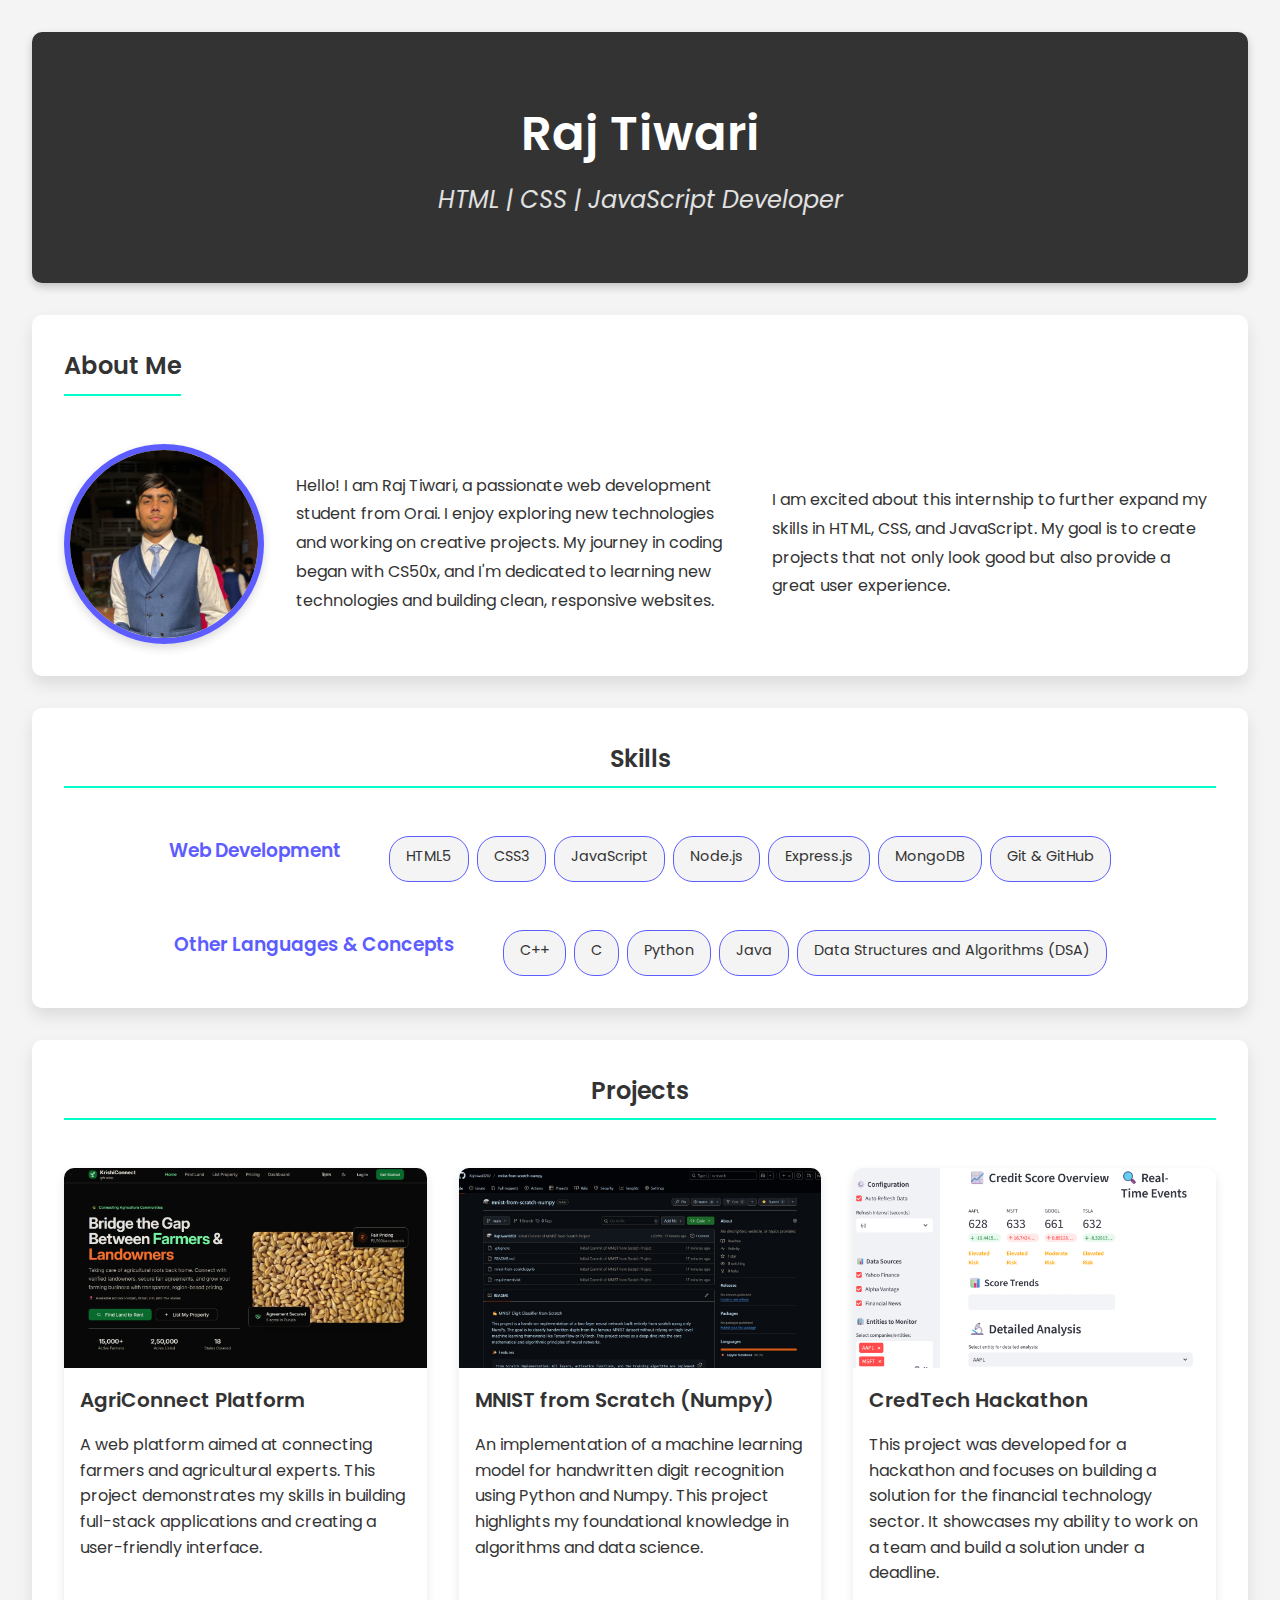
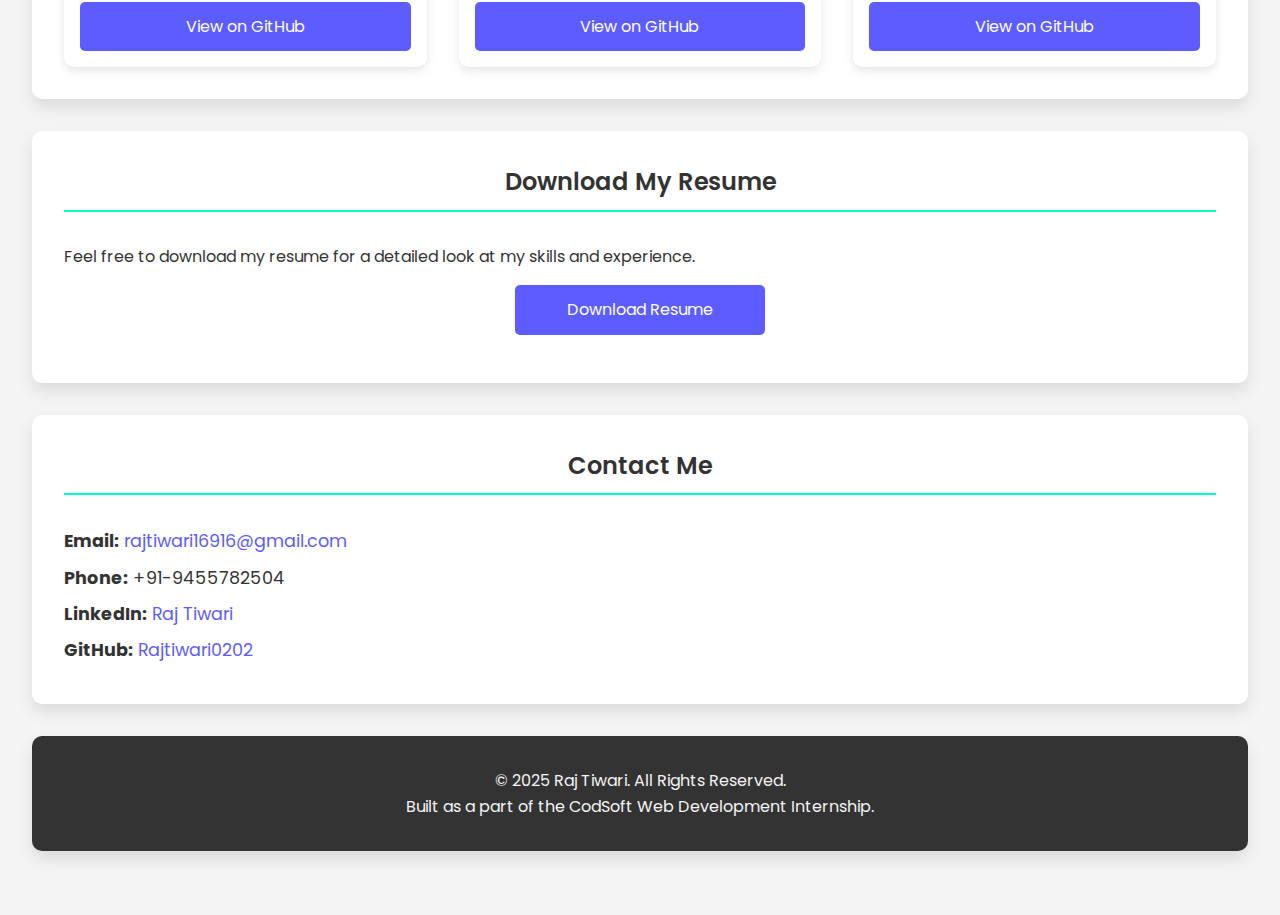
<file: Task1_Portfolio/index.html>
<!DOCTYPE html>
<html lang="en">
<head>
    <meta charset="UTF-8">
    <meta name="viewport" content="width=device-width, initial-scale=1.0">
    <title>My Portfolio</title>
    <link rel="stylesheet" href="style.css">
</head>
<body>

    <header id="header">
        <h1>Raj Tiwari</h1>
        <p>HTML | CSS | JavaScript Developer</p>
    </header>

    <section id="about">
        <h2>About Me</h2>
        <div class="about-content">
            <img src="Github profile image.jpg" alt="A photo of you" class="profile-pic">
            <p>Hello! I am Raj Tiwari, a passionate web development student from Orai. I enjoy exploring new technologies and working on creative projects. My journey in coding began with CS50x, and I'm dedicated to learning new technologies and building clean, responsive websites.</p>
            <p>I am excited about this internship to further expand my skills in HTML, CSS, and JavaScript. My goal is to create projects that not only look good but also provide a great user experience.</p>
        </div>
    </section>

    <section id="skills">
        <h2>Skills</h2>
        <div class="skills-container">
            <h3>Web Development</h3>
            <ul class="skills-list">
                <li>HTML5</li>
                <li>CSS3</li>
                <li>JavaScript</li>
                <li>Node.js</li>
                <li>Express.js</li>
                <li>MongoDB</li>
                <li>Git & GitHub</li>
            </ul>
            
            <h3>Other Languages & Concepts</h3>
            <ul class="skills-list">
                <li>C++</li>
                <li>C</li>
                <li>Python</li>
                <li>Java</li>
                <li>Data Structures and Algorithms (DSA)</li>
            </ul>
        </div>
    </section>

    <section id="projects">
        <h2>Projects</h2>
        <div class="projects-container">
            
            <div class="project-card">
                <img src="Agri_connect.jpg" alt="AgriConnect-Platform Project Image">
                <h3>AgriConnect Platform</h3>
                <p>A web platform aimed at connecting farmers and agricultural experts. This project demonstrates my skills in building full-stack applications and creating a user-friendly interface.</p>
                <a href="https://github.com/Rajtiwari0202/AgriConnect-Platform" target="_blank">View on GitHub</a>
            </div>

            <div class="project-card">
                <img src="MNIST Project.jpg" alt="MNIST from Scratch Project Image">
                <h3>MNIST from Scratch (Numpy)</h3>
                <p>An implementation of a machine learning model for handwritten digit recognition using Python and Numpy. This project highlights my foundational knowledge in algorithms and data science.</p>
                <a href="https://github.com/Rajtiwari0202/mnist-from-scratch-numpy" target="_blank">View on GitHub</a>
            </div>

            <div class="project-card">
                <img src="CradTechProject.png" alt="CredTech Hackathon Project Image">
                <h3>CredTech Hackathon</h3>
                <p>This project was developed for a hackathon and focuses on building a solution for the financial technology sector. It showcases my ability to work on a team and build a solution under a deadline.</p>
                <a href="https://github.com/Rajtiwari0202/credtech-hackathon" target="_blank">View on GitHub</a>
            </div>

        </div>
    </section>

    <section id="resume">
        <h2>Download My Resume</h2>
        <p>Feel free to download my resume for a detailed look at my skills and experience.</p>
        <a href="My Resume.pdf" download="Raj-Tiwari-Resume">
            Download Resume
        </a>
    </section>

    <section id="contact">
        <h2>Contact Me</h2>
        <div class="contact-info">
            <ul>
    <li>
        <strong>Email:</strong> <a href="mailto:rajtiwari16916@gmail.com">rajtiwari16916@gmail.com</a>
    </li>
    <li>
        <strong>Phone:</strong> +91-9455782504
    </li>
    <li>
        <strong>LinkedIn:</strong> <a href="https://www.linkedin.com/in/raj-tiwari-687b67284?utm_source=share&utm_campaign=share_via&utm_content=profile&utm_medium=android_app" target="_blank">Raj Tiwari</a>
    </li>
    <li>
        <strong>GitHub:</strong> <a href="https://github.com/Rajtiwari0202" target="_blank">Rajtiwari0202</a>
    </li>
        </ul>
        </div>
    </section>

    <footer id="footer">
        <p>&copy; 2025 Raj Tiwari. All Rights Reserved.</p>
        <p>Built as a part of the CodSoft Web Development Internship.</p>
    </footer>

</body>
</html>
</file>
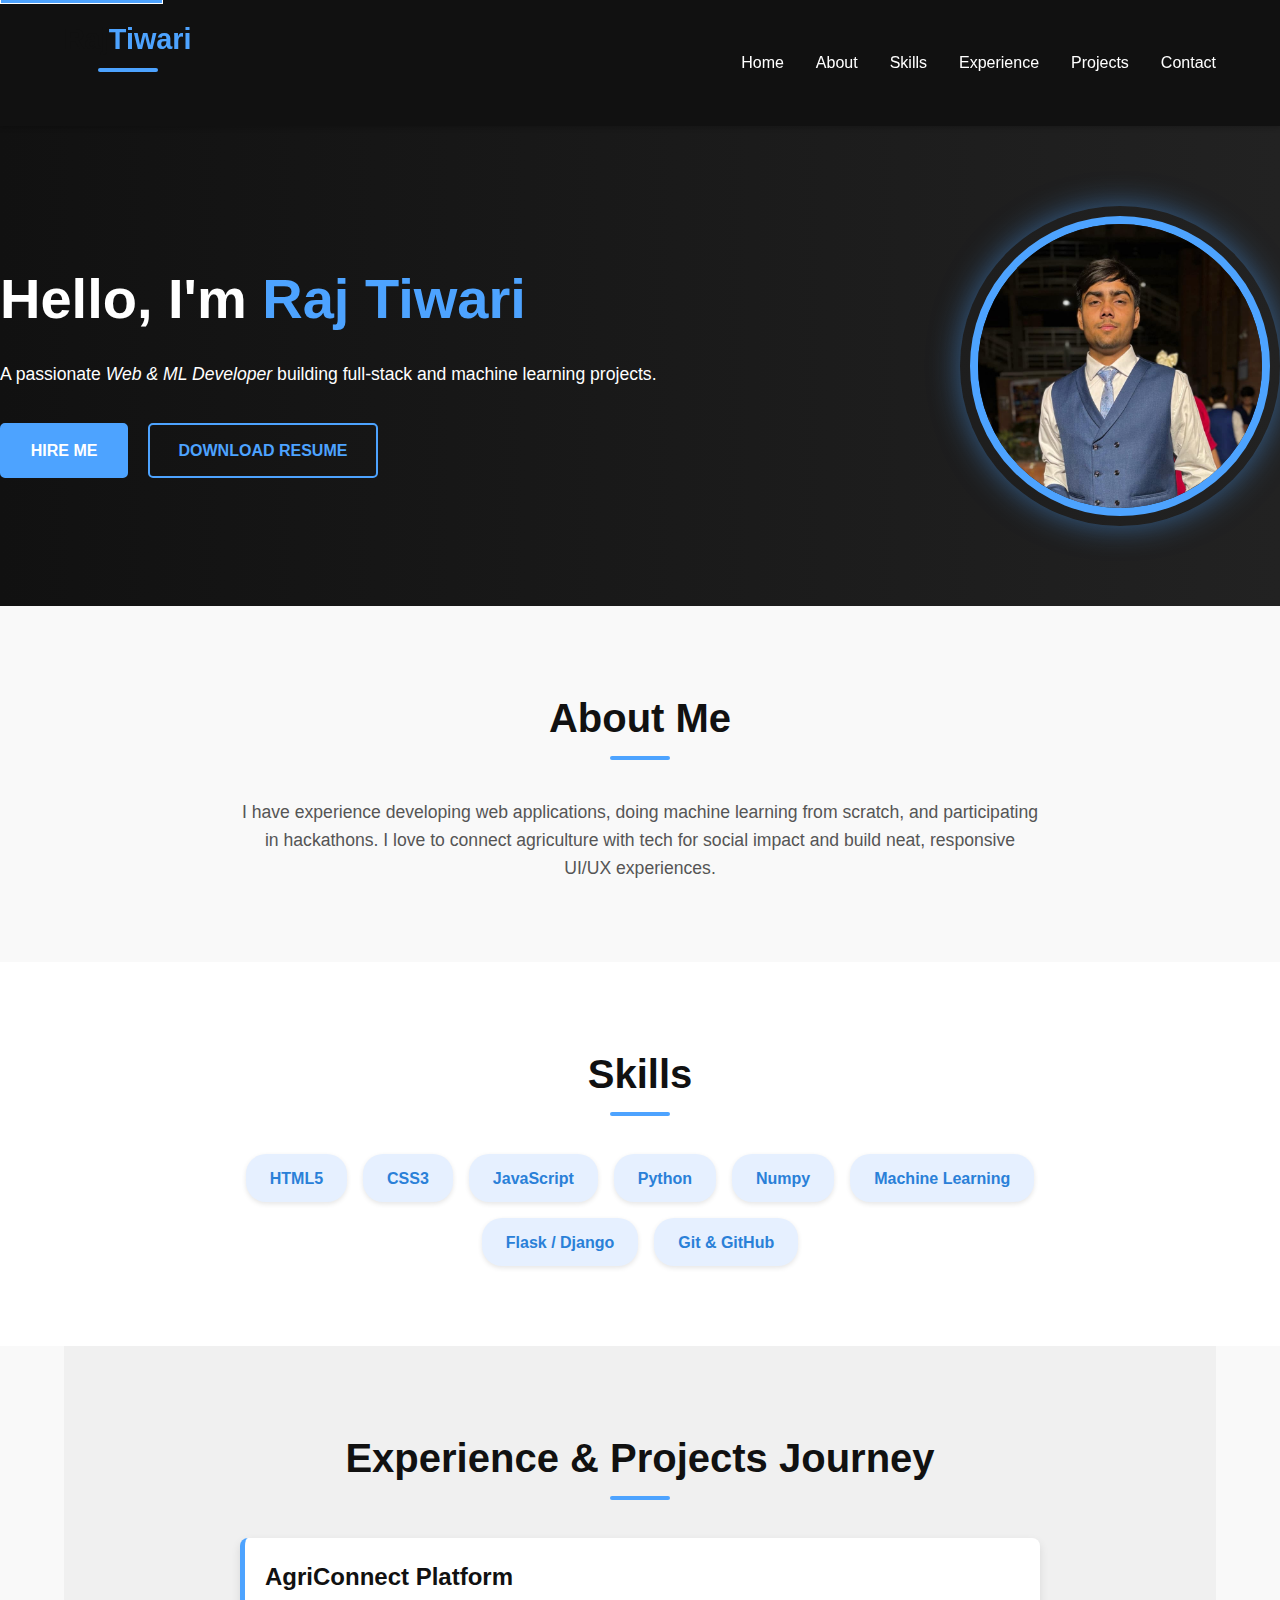
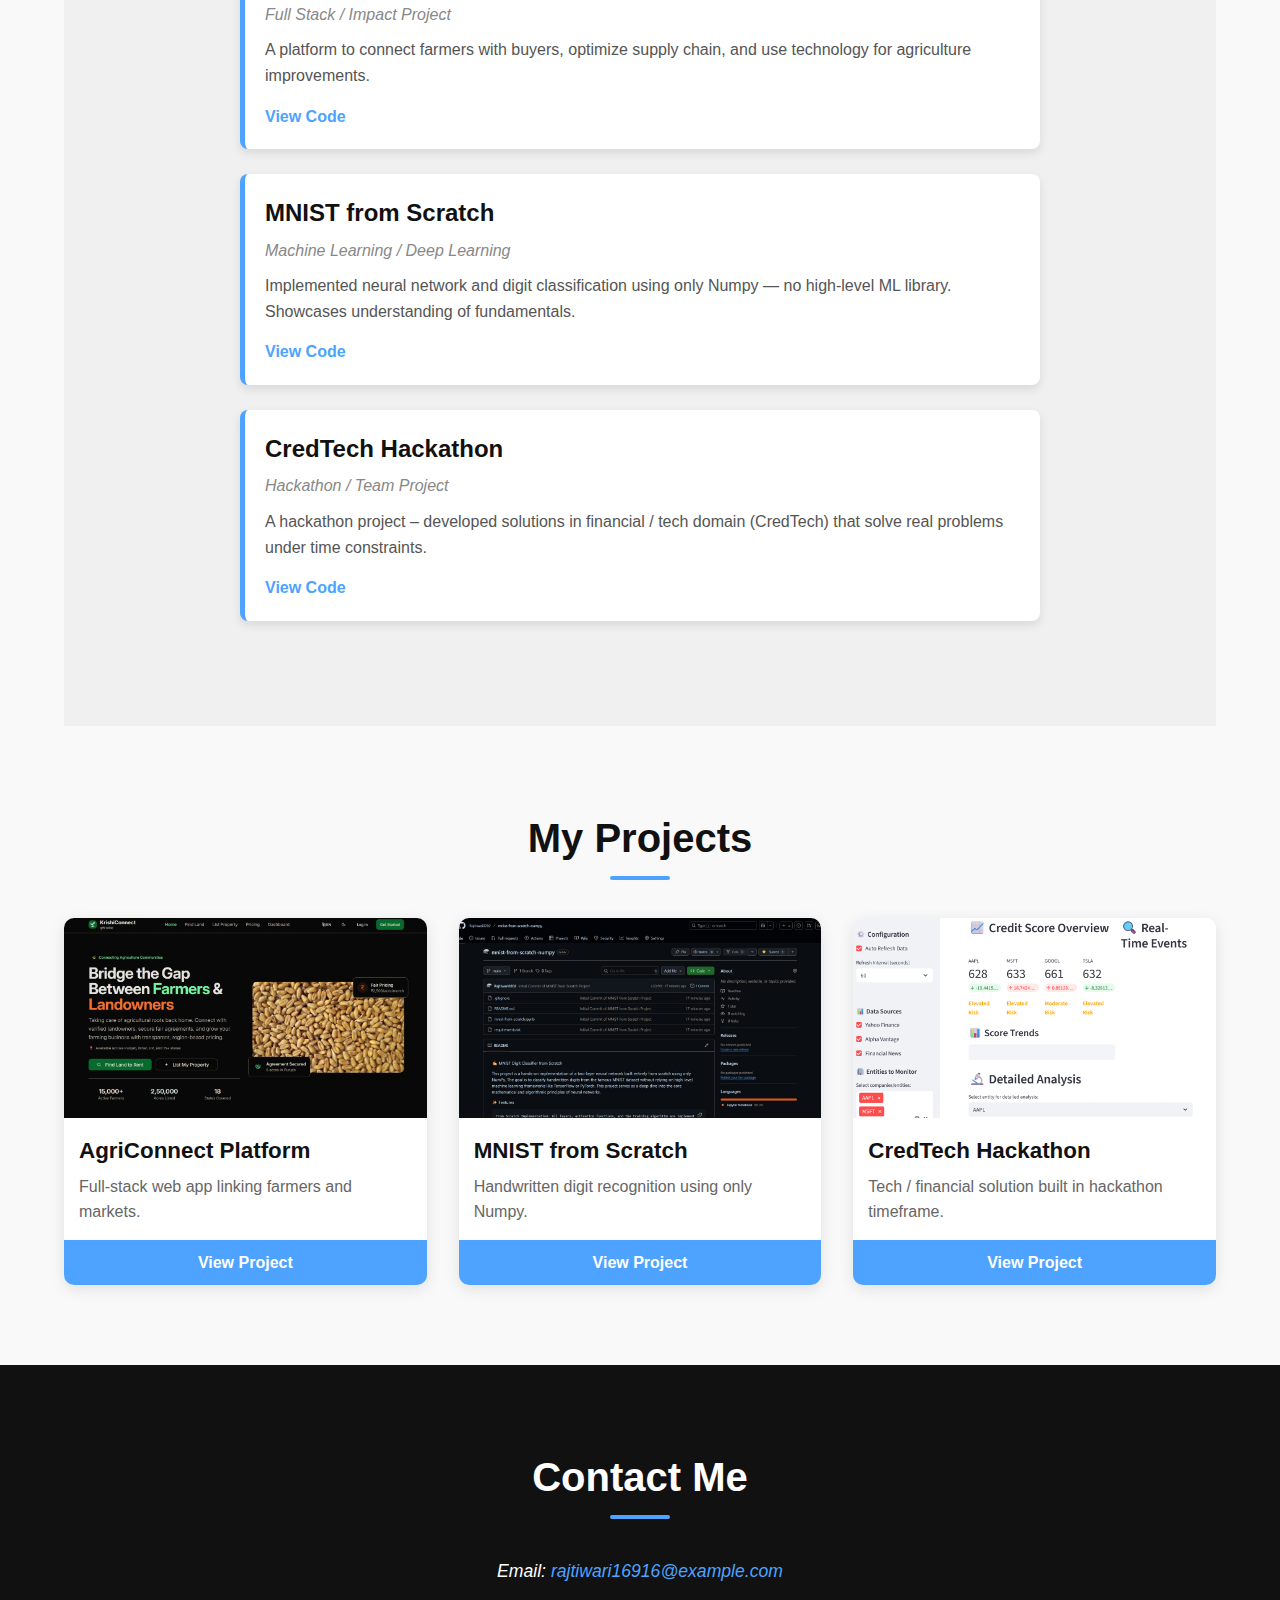
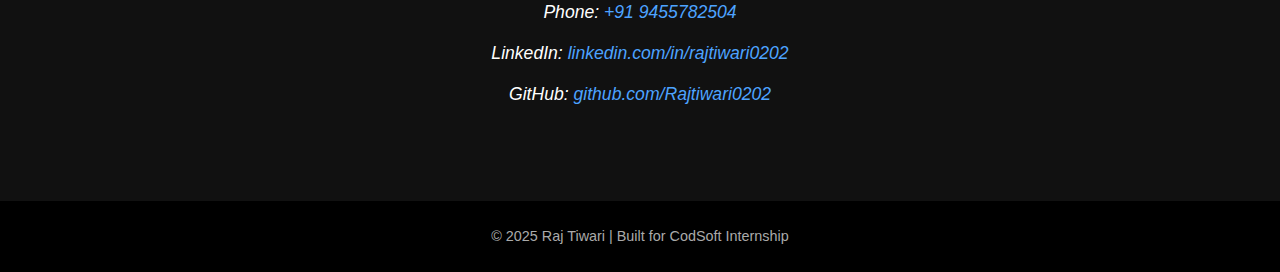
<file: Task2_LandingPage/index.html>
<!DOCTYPE html>
<html lang="en">
<head>
  <meta charset="UTF-8" />
  <meta name="viewport" content="width=device-width, initial-scale=1.0"/>
  <title>Raj Tiwari | Web & ML Developer</title>
  <link rel="stylesheet" href="style.css" />
</head>
<body>

  <a href="#main-content" class="skip-link">Skip to main content</a>

  <header>
    <div class="container nav-bar">
      <h2 class="logo">Raj<span>Tiwari</span></h2>
      <nav aria-label="Main Navigation">
        <ul>
          <li><a href="#home">Home</a></li>
          <li><a href="#about">About</a></li>
          <li><a href="#skills">Skills</a></li>
          <li><a href="#experience">Experience</a></li>
          <li><a href="#projects">Projects</a></li>
          <li><a href="#contact">Contact</a></li>
        </ul>
      </nav>
    </div>
  </header>

  <main id="main-content">

    <section id="home" class="hero" aria-labelledby="hero-heading">
      <div class="hero-content">
        <h1 id="hero-heading">Hello, I'm <span>Raj Tiwari</span></h1>
        <p>A passionate <em>Web & ML Developer</em> building full-stack and machine learning projects.</p>
        <div class="buttons">
          <a href="#contact" class="btn primary">Hire Me</a>
          <a href="My Resume.pdf" class="btn secondary" download>Download Resume</a>
        </div>
      </div>
      <div class="hero-image">
        <img src="Github profile image.jpg" alt="Raj Tiwari professional profile picture">
      </div>
    </section>

    <section id="about" class="about container" aria-labelledby="about-heading">
      <h2 id="about-heading">About Me</h2>
      <p>
        I have experience developing web applications, doing machine learning from scratch, and participating in hackathons. 
        I love to connect agriculture with tech for social impact and build neat, responsive UI/UX experiences.
      </p>
    </section>

    <section id="skills" class="skills" aria-labelledby="skills-heading">
      <div class="container">
        <h2 id="skills-heading">Skills</h2>
        <div class="skill-tags">
          <span>HTML5</span>
          <span>CSS3</span>
          <span>JavaScript</span>
          <span>Python</span>
          <span>Numpy</span>
          <span>Machine Learning</span>
          <span>Flask / Django</span>
          <span>Git & GitHub</span>
        </div>
      </div>
    </section>

    <section id="experience" class="experience container" aria-labelledby="experience-heading">
      <h2 id="experience-heading">Experience & Projects Journey</h2>
      <ul class="timeline">
        <li>
          <h3>AgriConnect Platform</h3>
          <span>Full Stack / Impact Project</span>
          <p>
            A platform to connect farmers with buyers, optimize supply chain, and use technology for agriculture improvements.
          </p>
          <a href="https://github.com/Rajtiwari0202/AgriConnect-Platform" target="_blank" rel="noopener noreferrer">View Code</a>
        </li>
        <li>
          <h3>MNIST from Scratch</h3>
          <span>Machine Learning / Deep Learning</span>
          <p>
            Implemented neural network and digit classification using only Numpy — no high-level ML library.  
            Showcases understanding of fundamentals.
          </p>
          <a href="https://github.com/Rajtiwari0202/mnist-from-scratch-numpy" target="_blank" rel="noopener noreferrer">View Code</a>
        </li>
        <li>
          <h3>CredTech Hackathon</h3>
          <span>Hackathon / Team Project</span>
          <p>
            A hackathon project – developed solutions in financial / tech domain (CredTech) that solve real problems under time constraints.
          </p>
          <a href="https://github.com/Rajtiwari0202/credtech-hackathon" target="_blank" rel="noopener noreferrer">View Code</a>
        </li>
      </ul>
    </section>

    <section id="projects" class="projects container" aria-labelledby="projects-heading">
      <h2 id="projects-heading">My Projects</h2>
      <div class="grid">
        <div class="work-card">
          <img src="Agri_connect.jpg" alt="Screenshot of the AgriConnect web platform interface">
          <h3>AgriConnect Platform</h3>
          <p>Full-stack web app linking farmers and markets.</p>
          <a href="https://github.com/Rajtiwari0202/AgriConnect-Platform" target="_blank" rel="noopener noreferrer">View Project</a>
        </div>
        <div class="work-card">
          <img src="MNIST Project.jpg" alt="Visualization of handwritten digits being classified by a neural network">
          <h3>MNIST from Scratch</h3>
          <p>Handwritten digit recognition using only Numpy.</p>
          <a href="https://github.com/Rajtiwari0202/mnist-from-scratch-numpy" target="_blank" rel="noopener noreferrer">View Project</a>
        </div>
        <div class="work-card">
          <img src="CradTechProject.png" alt="CredTech Hackathon project logo or interface screenshot">
          <h3>CredTech Hackathon</h3>
          <p>Tech / financial solution built in hackathon timeframe.</p>
          <a href="https://github.com/Rajtiwari0202/credtech-hackathon" target="_blank" rel="noopener noreferrer">View Project</a>
        </div>
      </div>
    </section>

    <section id="contact" class="contact" aria-labelledby="contact-heading">
      <div class="container">
        <h2 id="contact-heading">Contact Me</h2>
        <address>
          <p>Email: <a href="mailto:rajtiwari16916@example.com">rajtiwari16916@example.com</a></p>
          <p>Phone: <a href="tel:+919455782504">+91 9455782504</a></p>
          <p>LinkedIn: <a href="https://linkedin.com/in/rajtiwari0202" target="_blank" rel="noopener noreferrer">linkedin.com/in/rajtiwari0202</a></p>
          <p>GitHub: <a href="https://github.com/Rajtiwari0202" target="_blank" rel="noopener noreferrer">github.com/Rajtiwari0202</a></p>
        </address>
      </div>
    </section>

  </main>

  <footer>
    <p>© 2025 Raj Tiwari | Built for CodSoft Internship</p>
  </footer>

</body>
</html>
</file>
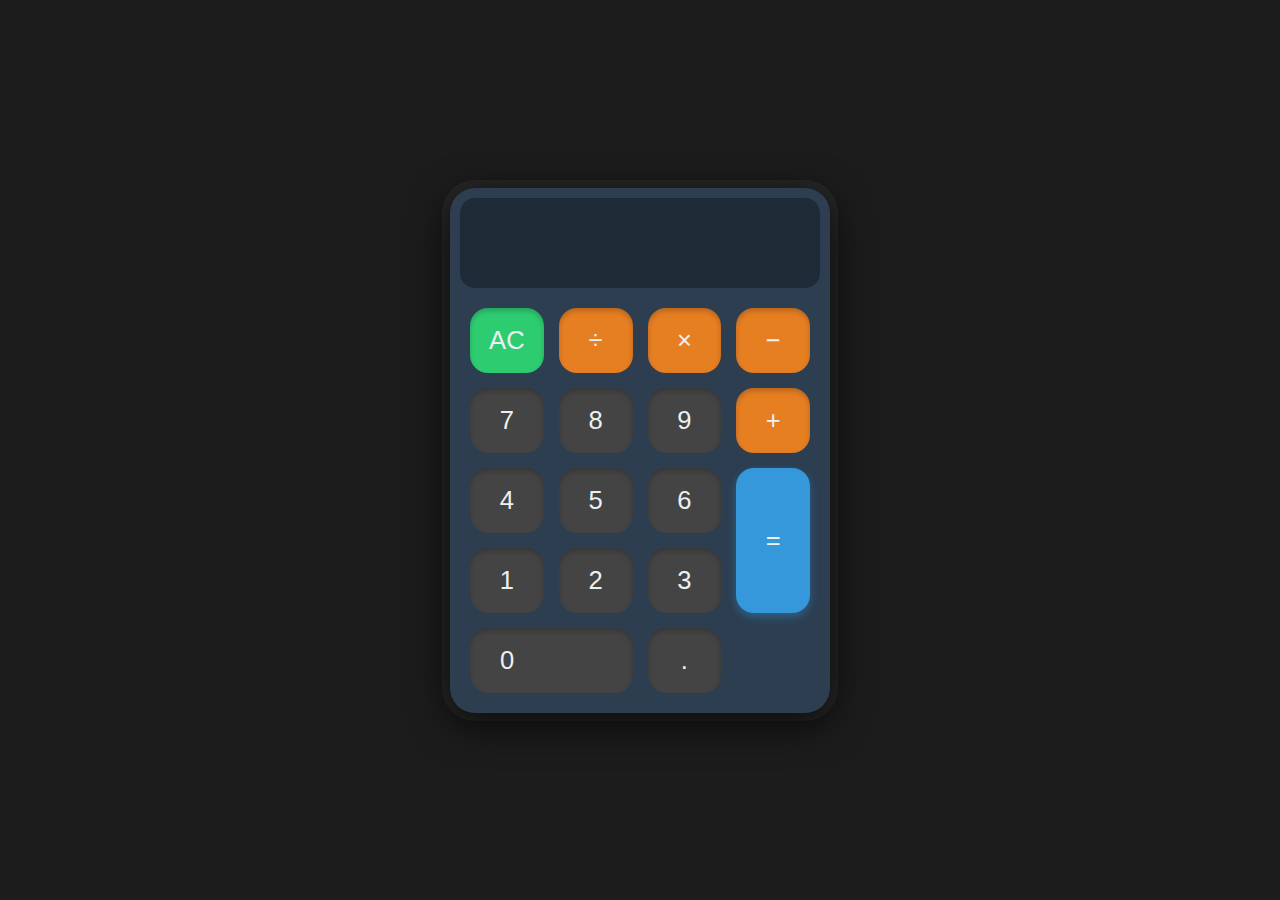
<file: Task3_Calculator/index.html>
<!DOCTYPE html>
<html lang="en">
  <head>
    <meta charset="UTF-8" />
    <meta name="viewport" content="width=device-width, initial-scale=1.0" />
    <title>Professional Calculator</title>
    <link rel="stylesheet" href="style.css" />
    <link href="https://fonts.googleapis.com/css2?family=Montserrat:wght@300;500;700&display=swap" rel="stylesheet">
  </head>
  <body>
    <div class="calculator">
      <input id="display" class="display" readonly />

      <div class="keys">
        <button data-action="clear" class="operator clear-btn">AC</button>
        <button data-value="/" class="operator">÷</button>
        <button data-value="*" class="operator">×</button>
        <button data-value="-" class="operator">−</button>

        <button data-value="7">7</button>
        <button data-value="8">8</button>
        <button data-value="9">9</button>
        <button data-value="+" class="operator">+</button>

        <button data-value="4">4</button>
        <button data-value="5">5</button>
        <button data-value="6">6</button>
        
        <button data-action="equals" class="equals">=</button>

        <button data-value="1">1</button>
        <button data-value="2">2</button>
        <button data-value="3">3</button>

        <button data-value="0" class="zero">0</button>
        <button data-value=".">.</button>
        
      </div>
    </div>

    <script src="index.js"></script>
  </body>
</html>
</file>
<file: Task1_Portfolio/style.css>
/*
** ------------------------------------------ **
** PROFESSIONAL PORTFOLIO STYLESHEET **
** ------------------------------------------ **
*/

/* 1. Global & Core Styles
   ------------------------------------------ */

/* Import a custom font from Google Fonts for a unique look */
@import url('https://fonts.googleapis.com/css2?family=Poppins:wght@300;400;600&display=swap');

/* Define a modern color palette with CSS variables for easy updates */
:root {
    --primary-color: #5d5dff; /* A vibrant blue for accents */
    --secondary-color: #333;   /* Dark tone for text and background elements */
    --accent-color: #00ffc8;    /* A bright cyan for highlights */
    --light-color: #f4f4f4;    /* Light gray for backgrounds */
    --card-background: #fff;  /* White for cards and containers */
}

/* Universal box-sizing for predictable layouts */
* {
    margin: 0;
    padding: 0;
    box-sizing: border-box;
}

body {
    font-family: 'Poppins', sans-serif;
    line-height: 1.6;
    background-color: var(--light-color);
    color: var(--secondary-color);
    padding: 2rem; /* Using rem for better responsiveness */
}

/* Base styling for all main content sections */
section, footer {
    padding: 2rem;
    margin-bottom: 2rem;
    background-color: var(--card-background);
    border-radius: 10px;
    box-shadow: 0 8px 16px rgba(0, 0, 0, 0.1);
}

/* Heading styles with a bolder weight */
h1, h2, h3 {
    margin-bottom: 1rem;
    color: var(--secondary-color);
    font-weight: 600;
}

h2 {
    text-align: center;
    border-bottom: 2px solid var(--accent-color);
    display: inline-block;
    padding-bottom: 0.5rem;
    margin-bottom: 2rem;
}

/* General link styles */
a {
    color: var(--primary-color);
    text-decoration: none;
    transition: color 0.3s ease;
}

a:hover {
    color: var(--accent-color);
    text-decoration: underline;
}

/* 2. Header Section
   ------------------------------------------ */

#header {
    background-color: var(--secondary-color);
    color: var(--light-color);
    text-align: center;
    padding: 4rem 2rem;
    border-radius: 10px;
    margin-bottom: 2rem;
    box-shadow: 0 4px 8px rgba(0, 0, 0, 0.2);
}

#header h1 {
    font-size: 3rem;
    margin-bottom: 0.5rem;
    color: #fff;
}

#header p {
    font-size: 1.5rem;
    font-style: italic;
    opacity: 0.9;
}

/* 3. About Section
   ------------------------------------------ */

#about .about-content {
    display: flex;
    align-items: center;
    gap: 2rem;
    flex-wrap: wrap;
    margin-top: 1rem;
}

#about .profile-pic {
    width: 200px;
    height: 200px;
    border-radius: 50%;
    object-fit: cover;
    border: 6px solid var(--primary-color);
    box-shadow: 0 4px 10px rgba(0, 0, 0, 0.15);
}

#about p {
    flex: 1;
    line-height: 1.8;
}

/* 4. Skills Section
   ------------------------------------------ */

#skills h2 {
    text-align: center;
    width: 100%;
}

#skills .skills-container {
    display: flex;
    justify-content: center;
    gap: 3rem;
    flex-wrap: wrap;
    margin-top: 1rem;
}

#skills .skills-container h3 {
    margin-bottom: 1rem;
    color: var(--primary-color);
}

#skills .skills-list {
    list-style-type: none;
    padding: 0;
    margin: 0;
    display: flex;
    flex-wrap: wrap;
    gap: 0.5rem;
}

#skills .skills-list li {
    background-color: var(--light-color);
    padding: 0.5rem 1rem;
    border-radius: 20px;
    font-size: 0.9rem;
    white-space: nowrap;
    border: 1px solid var(--primary-color);
    transition: background-color 0.3s ease, transform 0.3s ease;
}

#skills .skills-list li:hover {
    background-color: var(--primary-color);
    color: #fff;
    transform: translateY(-3px);
}

/* 5. Projects Section
   ------------------------------------------ */

#projects h2 {
    text-align: center;
    width: 100%;
}

#projects .projects-container {
    display: grid;
    grid-template-columns: repeat(auto-fit, minmax(300px, 1fr));
    gap: 2rem;
    margin-top: 1rem;
}

.project-card {
    background-color: var(--card-background);
    border-radius: 10px;
    overflow: hidden;
    box-shadow: 0 4px 10px rgba(0, 0, 0, 0.1);
    transition: transform 0.3s ease-in-out, box-shadow 0.3s ease-in-out;
    display: flex;
    flex-direction: column;
}

.project-card:hover {
    transform: translateY(-5px);
    box-shadow: 0 10px 20px rgba(0, 0, 0, 0.15);
}

.project-card img {
    width: 100%;
    height: 200px;
    object-fit: cover;
    display: block;
}

.project-card h3 {
    padding: 1rem;
    margin: 0;
    font-size: 1.25rem;
}

.project-card p {
    padding: 0 1rem;
    flex-grow: 1;
}

.project-card a {
    display: block;
    text-align: center;
    padding: 0.75rem;
    background-color: var(--primary-color);
    color: #fff;
    margin: 1rem;
    border-radius: 5px;
    transition: background-color 0.3s ease;
}

.project-card a:hover {
    background-color: var(--accent-color);
    color: var(--secondary-color);
}

/* 6. Resume, Contact, and Footer Styles
   ------------------------------------------ */

#resume h2, #contact h2 {
    text-align: center;
    width: 100%;
}

#resume a {
    display: block;
    max-width: 250px;
    margin: 1rem auto;
    padding: 0.75rem 1.5rem;
    background-color: var(--primary-color);
    color: #fff;
    border-radius: 5px;
    text-align: center;
    transition: background-color 0.3s ease;
}

#resume a:hover {
    background-color: var(--accent-color);
    color: var(--secondary-color);
    text-decoration: none;
}

#contact ul {
    list-style: none;
    padding: 0;
    margin: 0;
}

#contact li {
    margin-bottom: 0.5rem;
    font-size: 1.1rem;
}

#contact a {
    color: var(--primary-color);
    text-decoration: none;
}

#contact a:hover {
    color: var(--accent-color);
    text-decoration: underline;
}

footer {
    text-align: center;
    padding: 2rem;
    background-color: var(--secondary-color);
    color: var(--light-color);
    border-radius: 10px;
    margin-top: 2rem;
}
</file>
<file: Task2_LandingPage/style.css>
/* Reset */
* {
  margin: 0;
  padding: 0;
  box-sizing: border-box;
  /* Use a more universally available font stack */
  font-family: 'Poppins', 'Segoe UI', sans-serif; 
}

body {
  color: #333;
  background: #f9f9f9;
  line-height: 1.6;
  /* Smooth scrolling for anchor links */
  scroll-behavior: smooth; 
}

/* Base Utility Class */
.container {
  width: 90%;
  max-width: 1200px; /* Slightly wider max-width for modern feel */
  margin: auto;
}

/* ========================
   ACCESSIBILITY: Skip Link 
   ======================== */
.skip-link {
  position: absolute;
  top: -40px; /* Hide off-screen */
  left: 0;
  background: #4da3ff;
  color: #fff;
  padding: 8px;
  z-index: 9999; /* Ensure it's on top of everything */
  text-decoration: none;
  border: 1px solid #fff;
}
.skip-link:focus {
  top: 0; /* Bring into view on focus */
}

/* ========================
   HEADER / NAV 
   ======================== */
header {
  background: #111;
  color: #fff;
  padding: 1rem 0;
  position: sticky;
  top: 0;
  z-index: 1000;
  box-shadow: 0 2px 5px rgba(0, 0, 0, 0.2);
}

.nav-bar {
  display: flex;
  justify-content: space-between;
  align-items: center;
}

.logo {
  font-size: 1.8rem;
  font-weight: 700;
}
.logo span {
  color: #4da3ff;
}

nav ul {
  list-style: none;
  display: flex;
  gap: 2rem;
}

nav ul li a {
  text-decoration: none;
  color: #fff;
  transition: color 0.3s ease;
  font-weight: 500;
}
nav ul li a:hover,
nav ul li a.active {
  color: #4da3ff;
}

/* Hamburger menu icon (needed for mobile) - Not fully functional without JS, but the styles are here */
.menu-toggle {
    display: none; /* Hidden on desktop */
    font-size: 1.8rem;
    cursor: pointer;
}

/* ========================
   HERO SECTION 
   ======================== */
.hero {
  display: flex;
  align-items: center;
  justify-content: space-between;
  padding: 5rem 0; /* Increased padding */
  background: linear-gradient(to right, #111 0%, #222 100%);
  color: #fff;
  flex-wrap: wrap;
}

.hero-content {
  max-width: 55%; /* Adjusted max-width */
}
.hero-content h1 {
  font-size: 3.5rem; /* Larger font size */
  margin-bottom: 0.5rem;
}
.hero-content h1 span {
  color: #4da3ff;
}
.hero-content p {
  margin: 1rem 0 2rem;
  font-size: 1.1rem;
  line-height: 1.8;
}

/* Buttons */
.btn {
  padding: 0.8rem 1.8rem;
  border-radius: 5px; /* Boxier buttons feel more modern */
  text-decoration: none;
  font-weight: 600;
  margin-right: 15px;
  transition: all 0.3s ease;
  display: inline-block;
  text-transform: uppercase;
}
.primary {
  background: #4da3ff;
  color: #fff;
  border: 2px solid #4da3ff;
}
.primary:hover {
  background: #2a80d8;
  border-color: #2a80d8;
  transform: translateY(-2px);
}
.secondary {
  border: 2px solid #4da3ff;
  color: #4da3ff;
  background: transparent;
}
.secondary:hover {
  background: #4da3ff;
  color: #fff;
  transform: translateY(-2px);
}

.hero-image {
    padding: 10px; /* Space for the border/shadow */
    border-radius: 50%;
    box-shadow: 0 0 30px rgba(77, 163, 255, 0.5); /* Glowing effect */
}
.hero-image img {
  width: 300px;
  height: 300px; /* Fixed height for perfect circle */
  object-fit: cover;
  border-radius: 50%;
  border: 8px solid #4da3ff; /* Thicker, noticeable border */
  display: block;
}

/* ========================
   GENERAL SECTION STYLES 
   ======================== */
section {
    padding: 5rem 0;
}
h2 {
    text-align: center;
    margin-bottom: 3rem;
    font-size: 2.5rem;
    color: #111;
    position: relative;
}
/* Underline effect for H2 */
h2::after {
    content: '';
    position: absolute;
    left: 50%;
    bottom: -10px;
    transform: translateX(-50%);
    width: 60px;
    height: 4px;
    background-color: #4da3ff;
    border-radius: 2px;
}

/* ========================
   ABOUT SECTION 
   ======================== */
.about {
  text-align: center;
  max-width: 800px;
  margin: 0 auto;
}
.about p {
    font-size: 1.1rem;
    color: #555;
}

/* ========================
   SKILLS SECTION 
   ======================== */
.skills {
    background: #fff; /* White background for contrast */
}

.skill-tags {
    display: flex;
    justify-content: center;
    flex-wrap: wrap;
    gap: 1rem;
    max-width: 900px;
    margin: auto;
}
.skill-tags span {
    background: #e6f0ff;
    color: #2a80d8;
    padding: 0.7rem 1.5rem;
    border-radius: 20px;
    font-weight: 600;
    transition: background 0.3s;
    box-shadow: 0 2px 5px rgba(0, 0, 0, 0.1);
}
.skill-tags span:hover {
    background: #4da3ff;
    color: #fff;
    cursor: default;
}

/* ========================
   EXPERIENCE / TIMELINE 
   ======================== */
.experience {
    background: #f0f0f0;
}
.timeline {
    list-style: none;
    padding: 0;
    max-width: 800px;
    margin: 0 auto;
}
.timeline li {
    background: #fff;
    padding: 20px;
    border-radius: 8px;
    margin-bottom: 25px;
    box-shadow: 0 4px 10px rgba(0, 0, 0, 0.1);
    border-left: 5px solid #4da3ff; /* Left border for timeline effect */
    transition: transform 0.3s;
}
.timeline li:hover {
    transform: translateY(-5px);
}
.timeline li h3 {
    font-size: 1.5rem;
    color: #111;
    margin-bottom: 5px;
    text-align: left;
}
.timeline li span {
    display: block;
    color: #888;
    font-style: italic;
    margin-bottom: 10px;
    text-align: left;
}
.timeline li p {
    color: #555;
    margin-bottom: 15px;
    text-align: left;
}
.timeline li a {
    color: #4da3ff;
    text-decoration: none;
    font-weight: 600;
    display: inline-block;
}
.timeline li a:hover {
    text-decoration: underline;
}

/* ========================
   PROJECTS (Portfolio) 
   ======================== */
.projects {
    /* Renaming from .portfolio to .projects for consistency with HTML */
    padding: 5rem 0; 
}
.projects .grid {
    display: grid;
    grid-template-columns: repeat(auto-fit, minmax(300px, 1fr)); /* Use grid for better control */
    gap: 2rem;
    justify-items: center;
}
.work-card {
    background: #fff;
    border-radius: 10px;
    overflow: hidden;
    box-shadow: 0 4px 15px rgba(0, 0, 0, 0.1);
    transition: transform 0.3s ease-in-out;
}
.work-card:hover {
    transform: translateY(-10px);
    box-shadow: 0 8px 20px rgba(0, 0, 0, 0.2);
}
.work-card img {
    width: 100%;
    height: 200px;
    object-fit: cover;
    display: block;
    transition: transform 0.5s;
}
.work-card:hover img {
    transform: scale(1.05);
}
.work-card h3 {
    padding: 15px 15px 5px;
    font-size: 1.4rem;
    color: #111;
}
.work-card p {
    padding: 0 15px 15px;
    color: #666;
}
.work-card a {
    display: block;
    background: #4da3ff;
    color: #fff;
    text-align: center;
    padding: 10px;
    text-decoration: none;
    font-weight: 600;
    transition: background 0.3s;
}
.work-card a:hover {
    background: #2a80d8;
}

/* ========================
   CONTACT SECTION 
   ======================== */
.contact {
  padding: 5rem 0;
  background: #111;
  color: #fff;
  text-align: center;
}
.contact h2 {
    color: #fff;
}
.contact h2::after {
    background-color: #4da3ff;
}
.contact p {
    margin: 0.8rem 0;
    font-size: 1.1rem;
}
.contact a {
  color: #4da3ff;
  text-decoration: none;
  transition: color 0.3s;
}
.contact a:hover {
    color: #fff;
    text-decoration: underline;
}

/* ========================
   FOOTER 
   ======================== */
footer {
  text-align: center;
  padding: 1.5rem;
  background: #000;
  color: #aaa;
  font-size: 0.9rem;
}


/* ========================
   RESPONSIVE DESIGN
   ======================== */

/* Tablets (Max-width 992px) */
@media (max-width: 992px) {
  .hero {
    flex-direction: column;
    text-align: center;
    padding: 4rem 1rem;
  }
  .hero-content {
    max-width: 100%;
    margin-bottom: 3rem;
  }
  .hero-content h1 {
    font-size: 3rem;
  }
  .hero-image img {
    width: 250px;
    height: 250px;
  }
  .skill-tags {
      gap: 0.7rem;
  }
}

/* Mobile (Max-width 768px - adjusted breakpoint for better flow) */
@media (max-width: 768px) {
    /* NAV: Show the hamburger icon, hide the list */
    .menu-toggle {
        display: block; 
    }
    nav ul {
        flex-direction: column;
        background: #111;
        position: absolute;
        top: 66px; /* Below the header */
        right: 0;
        width: 100%;
        display: none; /* Controlled by JavaScript */
        padding-bottom: 10px;
    }
    nav ul.show {
        display: flex;
    }
    nav ul li {
        padding: 0.7rem 0;
        text-align: center;
    }
    
    /* HERO: Smaller text */
    .hero-content h1 {
        font-size: 2.5rem;
    }
    .buttons {
        display: flex;
        flex-direction: column;
        gap: 10px;
        align-items: center;
    }
    .buttons .btn {
        margin: 0;
        width: 80%;
        max-width: 300px;
    }
    
    /* SECTIONS: Reduce padding */
    section {
        padding: 3rem 0;
    }
    h2 {
        font-size: 2rem;
    }
}
</file>
<file: Task3_Calculator/style.css>
/* General reset */
* {
    margin: 0;
    padding: 0;
    box-sizing: border-box;
}

:root {
    /* Define a professional color palette */
    --primary-color: #3498db; /* Blue for equals/highlight */
    --secondary-color: #2ecc71; /* Green for C/AC */
    --operator-color: #e67e22; /* Orange/Gold for operators */
    --bg-dark: #2c3e50; /* Deep blue-gray background for the calculator */
    --text-light: #ecf0f1; /* Off-white text */
    --glass-dark: rgba(0, 0, 0, 0.3);
}

body {
    height: 100vh;
    display: flex;
    justify-content: center;
    align-items: center;
    /* Use solid, deep color for a more professional backdrop */
    background: #1c1c1c; 
    font-family: 'Montserrat', sans-serif; /* Professional font change */
    color: var(--text-light);
}

.calculator {
    /* Darker, opaque background for a high-end device look */
    background: var(--bg-dark); 
    border-radius: 25px; /* Slightly more rounded */
    box-shadow: 0 10px 40px rgba(0, 0, 0, 0.8), /* Stronger central shadow */
                0 0 0 8px rgba(255, 255, 255, 0.05); /* Subtle inner glow effect */
    width: 380px; /* Slightly wider */
    padding: 10px;
}

.display {
    width: 100%;
    height: 90px; /* Taller display */
    border: none;
    background: var(--glass-dark);
    color: var(--text-light);
    font-size: 3rem; /* Larger font size */
    font-weight: 300; /* Lighter weight for a modern look */
    text-align: right;
    padding: 10px 20px;
    outline: none;
    border-radius: 15px; /* Rounded corners for display */
    margin-bottom: 10px;
    letter-spacing: 1px; /* Subtle spacing */
}

.keys {
    display: grid;
    grid-template-columns: repeat(4, 1fr);
    gap: 15px; /* Increased gap */
    padding: 10px;
}

button {
    border: none;
    border-radius: 18px;
    min-height: 65px; /* Ensure a good tap target height */
    padding: 15px 0;
    font-size: 1.6rem;
    font-weight: 500;
    color: var(--text-light);
    background: #444; /* Dark gray for number buttons */
    cursor: pointer;
    transition: transform 0.1s ease, background 0.2s ease, box-shadow 0.2s ease;
    
    /* Subtle inner shadow for depth */
    box-shadow: inset 0 3px 5px rgba(0, 0, 0, 0.2);
}

/* Number Button Hover */
button:hover {
    background: #555;
}
/* Number Button Active */
button:active {
    transform: scale(0.98);
    background: #666;
    box-shadow: inset 0 1px 3px rgba(0, 0, 0, 0.3);
}

/* Operator Styles */
.operator {
    background: var(--operator-color);
}
.operator:hover {
    background: #ff983d;
}
.operator:active {
    background: #d4691e;
}

/* Clear Button (AC) */
.clear-btn {
    background: var(--secondary-color); /* Green color */
}
.clear-btn:hover {
    background: #27ad60;
}

/* Equals Button */
.equals {
    /* Starts at the end of Row 3 and spans two rows */
    grid-row: 3 / span 2; 
    grid-column: 4 / 5;
    background: var(--primary-color); /* Blue color */
    box-shadow: 0 4px 10px rgba(52, 152, 219, 0.4); /* Glow on equals */
}
.equals:hover {
    background: #2980b9;
}
.equals:active {
    background: #1f6498;
}

/* Layout Specifics */
.zero {
    grid-column: span 2;
    text-align: left;
    padding-left: 30px; /* Shift text for zero button */
}

/* Responsive Design Refinement */
@media (max-width: 450px) {
    .calculator {
        width: 95%;
        max-width: 350px;
        padding: 8px;
    }
    .display {
        font-size: 2.5rem;
        height: 80px;
    }
    .keys {
        gap: 10px;
    }
    button {
        font-size: 1.4rem;
        min-height: 60px;
    }
}
</file>
